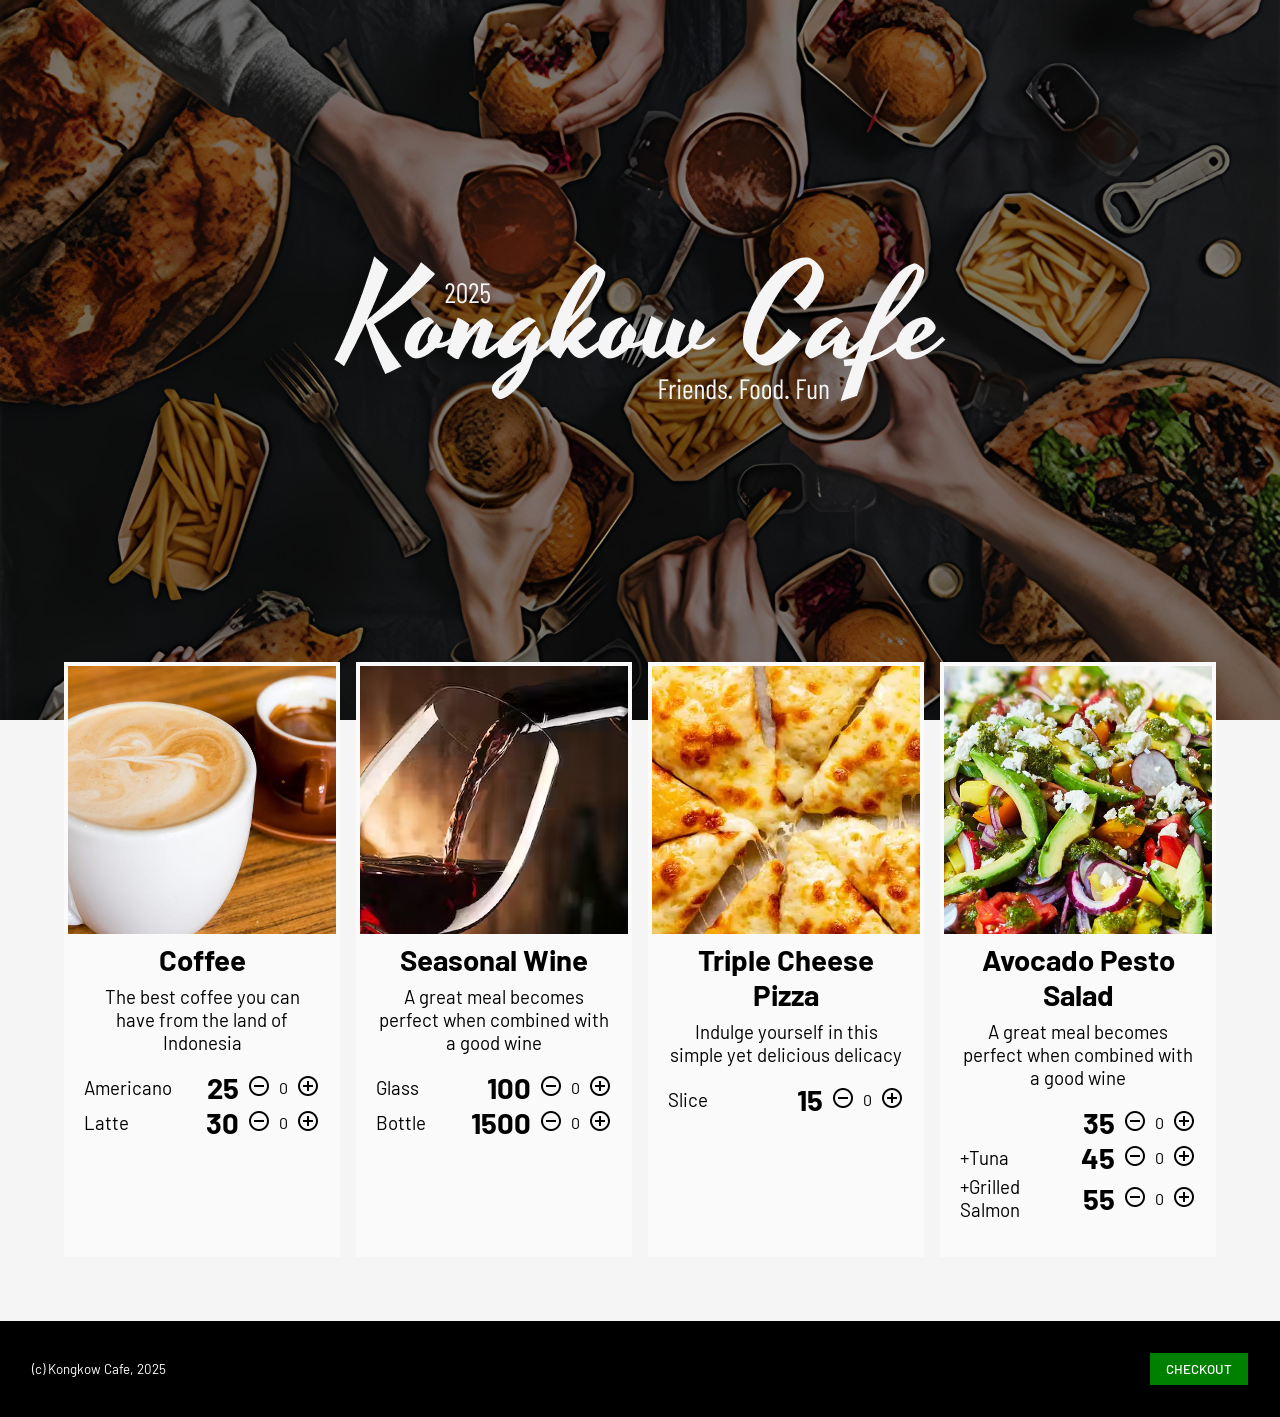
<file: index.html>
<!DOCTYPE html>
<html>

<head>
    <title>Kongkow Cafe</title>
    <meta name="viewport" content="width=device-width, initial-scale=1.0">
    <link rel="preconnect" href="https://fonts.googleapis.com">
    <link rel="preconnect" href="https://fonts.gstatic.com" crossorigin>
    <link href="https://fonts.googleapis.com/css2?family=Barlow:wght@300;400;500;600&display=swap" rel="stylesheet">
    <link rel="stylesheet" href="https://fonts.googleapis.com/css2?family=Material+Symbols+Outlined" />
    <link rel="stylesheet" href="index.css">
</head>

<body>
    <div class="header"></div>
    <div class="content">
        <img src="assets/logo_full.png" alt="Logo" class="logo" />

        <div class="menu-grid" id="menu-grid"></div>
        <div class="footer">
            (c) Kongkow Cafe, 2025
            <button class="checkout" onclick="checkout()">
                Checkout
            </button>
        </div>
    </div>
</body>

<script src="db.js"></script>
<script src="index.js"></script>

</html>
</file>
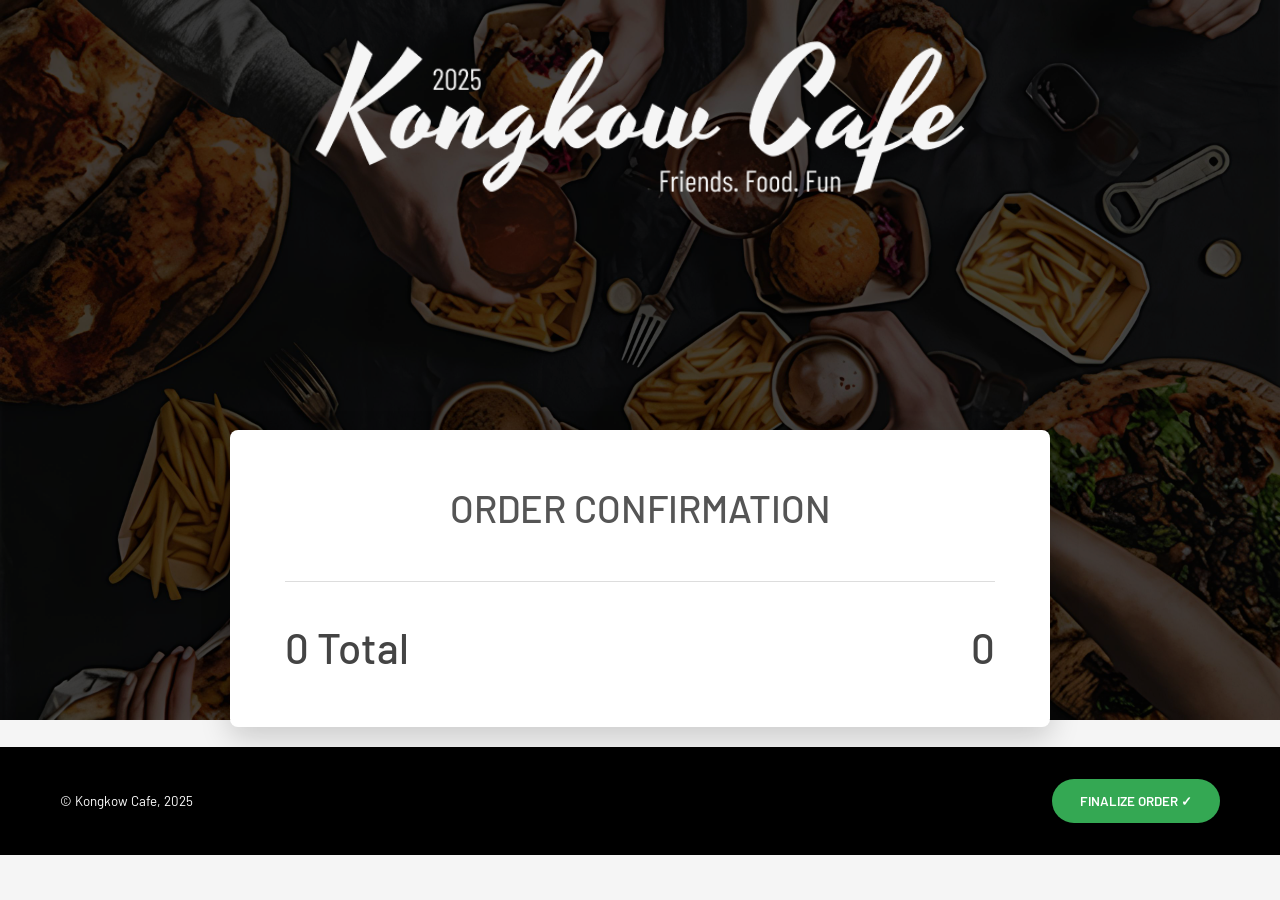
<file: order-confirmation/index.html>
<!DOCTYPE html>
<html lang="en">

<head>

    <meta charset="UTF-8">

    <meta name="viewport"
          content="width=device-width, initial-scale=1.0">

    <title>KC - Order Confirmation</title>

    <link rel="preconnect"
          href="https://fonts.googleapis.com">

    <link rel="preconnect"
          href="https://fonts.gstatic.com"
          crossorigin>

    <link href="https://fonts.googleapis.com/css2?family=Barlow:wght@300;400;500;600&display=swap"
          rel="stylesheet">

    <link rel="stylesheet"
          href="index.css">

</head>

<body>

    <div class="header">

        <div class="overlay">

            <img src="../assets/logo_full.png"
                 class="logo">

        </div>

    </div>

    <div class="content">

        <div class="receipt-card">

            <h1>ORDER CONFIRMATION</h1>

            <div id="cart"></div>

            <div class="divider"></div>

            <div class="total-row">

                <div id="total-qty">
                    0 Total
                </div>

                <div id="grand-total">
                    0
                </div>

            </div>

        </div>

        <div class="footer">

            <div>
                © Kongkow Cafe, 2025
            </div>

            <button class="finalize-btn">
                FINALIZE ORDER ✓
            </button>

        </div>

    </div>

    <script src="../db.js"></script>

    <script src="index.js"></script>

</body>

</html>
</file>
<file: index.css>
* {
    font-family: 'Barlow';
    margin: 0;
    padding: 0;
}

.header {
    background: url("assets/header.jpg") no-repeat top center;
    position: fixed;
    top: 0;
    left: 0;
    right: 0;
    width: 100%;
    max-height: 800px;
    aspect-ratio: 1;
    background-size: cover;

    @media only screen and (min-width: 768px) {
        aspect-ratio: 1280/720;
    }
}

.content {
    position: absolute;
    top: 0;
    display: flex;
    flex-direction: column;
    align-items: center;
    width: 100%;
}

.logo {
    box-sizing: border-box;
    max-width: 80%;
    margin: 128px 0;

    @media only screen and (min-width: 768px) {
        margin: 256px 0;
    }
}

body {
    background-color: #f5f5f5;
}

.menu-grid {
    display: grid;
    margin: 0;
    gap: 16px;
    padding: 0 16px;
    padding-bottom: 32px;
    grid-template-columns: 1fr 1fr;

    /* @media only screen and (min-width: 400px) {
        grid-template-columns: 1fr 1fr 1fr;
    } */

    @media only screen and (min-width: 768px) {
        padding: 0 64px;
        padding-bottom: 64px;
        grid-template-columns: 1fr 1fr 1fr 1fr;
    }
}

.menu-card {
    display: flex;
    flex-direction: column;
    padding-bottom: 16px;
    background-color: #fafafa;
    border: 4px solid #fafafa;

    @media only screen and (min-width: 768px) {
        padding-bottom: 32px;
    }

    img {
        aspect-ratio: 1;
        object-fit: cover;
        width: 100%;
    }

    .menu-name {
        padding: 8px 16px;
        text-align: center;
        font-size: 14pt;

        @media only screen and (min-width: 768px) {
            font-size: 22pt;
        }
    }

    .menu-description {
        text-align: center;
        padding: 0 16px;
        padding-bottom: 16px;
        font-size: 10pt;

        @media only screen and (min-width: 768px) {
            font-size: 14pt;
        }
    }

    .price-description {
        font-size: 10pt;

        @media only screen and (min-width: 768px) {
            font-size: 14pt;
        }
    }

    .menu-price-row {
        display: flex;
        flex-direction: row;
        justify-content: space-between;
        align-items: center;
        padding: 0 16px;
    }

    .price-and-qty {
        display: flex;
        flex-direction: row;
        align-items: center;
        gap: 8px;
    }

    .price {
        font-size: 14pt;

        @media only screen and (min-width: 768px) {
            font-size: 22pt;
        }
    }
}

.footer {
    background-color: black;
    color: white;
    padding: 32px;
    width: 100%;
    box-sizing: border-box;
    font-size: 10pt;
    display: flex;
    justify-content: space-between;
    align-items: center;
}

button {
    all: unset;
}

button.checkout{
    font-weight: 500;
    text-transform: uppercase;
    padding: 8px 16px;
    background-color: green;
}
</file>
<file: order-confirmation/index.css>
* {
    font-family: 'Barlow';
    margin: 0;
    padding: 0;
    box-sizing: border-box;
}

body {

    background-color: #f5f5f5;

    overflow: hidden;

    height: 100vh;
}

.header {

    background: url("../assets/header.jpg") no-repeat top center;

    position: fixed;

    top: 0;
    left: 0;
    right: 0;

    width: 100%;

    max-height: 900px;

    aspect-ratio: 1280/720;

    background-size: cover;
}

.overlay {

    position: absolute;

    inset: 0;

    background: rgba(0,0,0,0.45);

    display: flex;

    justify-content: flex-start;

    align-items: center;

    flex-direction: column;
}

.content {

    position: absolute;

    top: 0;

    width: 100%;

    display: flex;
    flex-direction: column;
    align-items: center;

    z-index: 10;
}

.logo {

    width: 650px;

    max-width: 90%;

    margin-top: 40px;

    object-fit: contain;
}

.receipt-card {

    width: 88%;

    max-width: 820px;

    background: white;

    padding: 55px;

    border-radius: 8px;

    margin-top: 430px;

    box-shadow: 0 10px 30px rgba(0,0,0,0.18);
}

.receipt-card h1 {

    text-align: center;

    font-size: 38px;

    margin-bottom: 50px;

    color: #555;

    font-weight: 500;
}

.order-item {
    margin-bottom: 32px;
}

.item-name {

    font-size: 24px;

    color: #555;

    margin-bottom: 10px;
}

.item-detail {

    display: flex;

    justify-content: space-between;

    font-size: 20px;

    color: #777;
}

.divider {

    width: 100%;

    height: 1px;

    background: #ddd;

    margin: 40px 0;
}

.total-row {

    display: flex;

    justify-content: space-between;

    align-items: center;

    font-size: 42px;

    font-weight: 500;

    color: #444;
}

.footer {

    background-color: black;

    color: white;

    padding: 32px 60px;

    width: 100vw;

    box-sizing: border-box;

    font-size: 10pt;

    display: flex;

    justify-content: space-between;

    align-items: center;

    margin-top: 20px;
}

button {
    all: unset;
}

.finalize-btn {

    font-weight: 600;

    text-transform: uppercase;

    padding: 14px 28px;

    background-color: #34a853;

    color: white;

    border-radius: 999px;

    cursor: pointer;

    transition: 0.2s;
}

.finalize-btn:hover {
    transform: scale(1.03);
}

@media only screen and (max-width: 768px) {

    .logo {
        margin: 120px 0;
        width: 300px;
    }

    .receipt-card {

        margin-top: 260px;

        padding: 28px;
    }

    .receipt-card h1 {

        font-size: 24px;

        margin-bottom: 30px;
    }

    .item-name {
        font-size: 18px;
    }

    .item-detail {
        font-size: 14px;
    }

    .total-row {
        font-size: 28px;
    }

    .footer {

        flex-direction: column;

        text-align: center;

        gap: 16px;
    }
}
</file>
